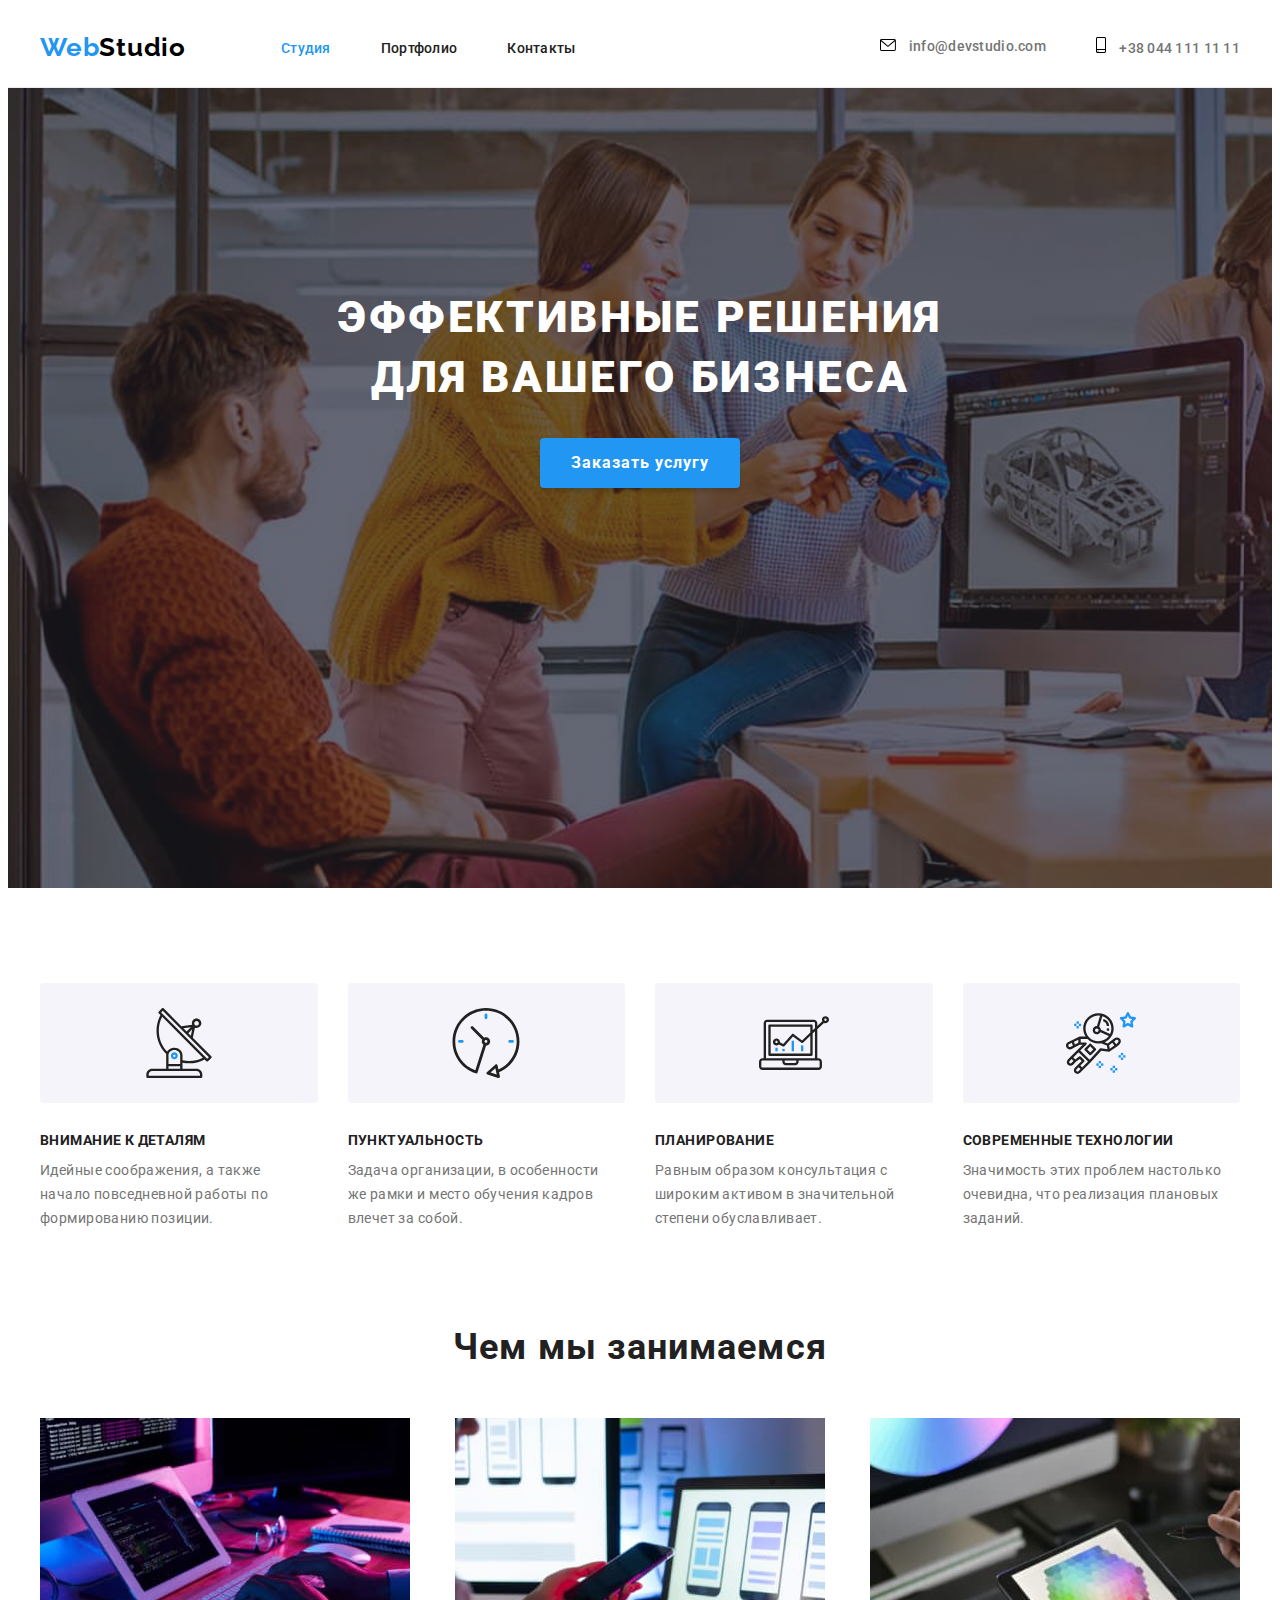
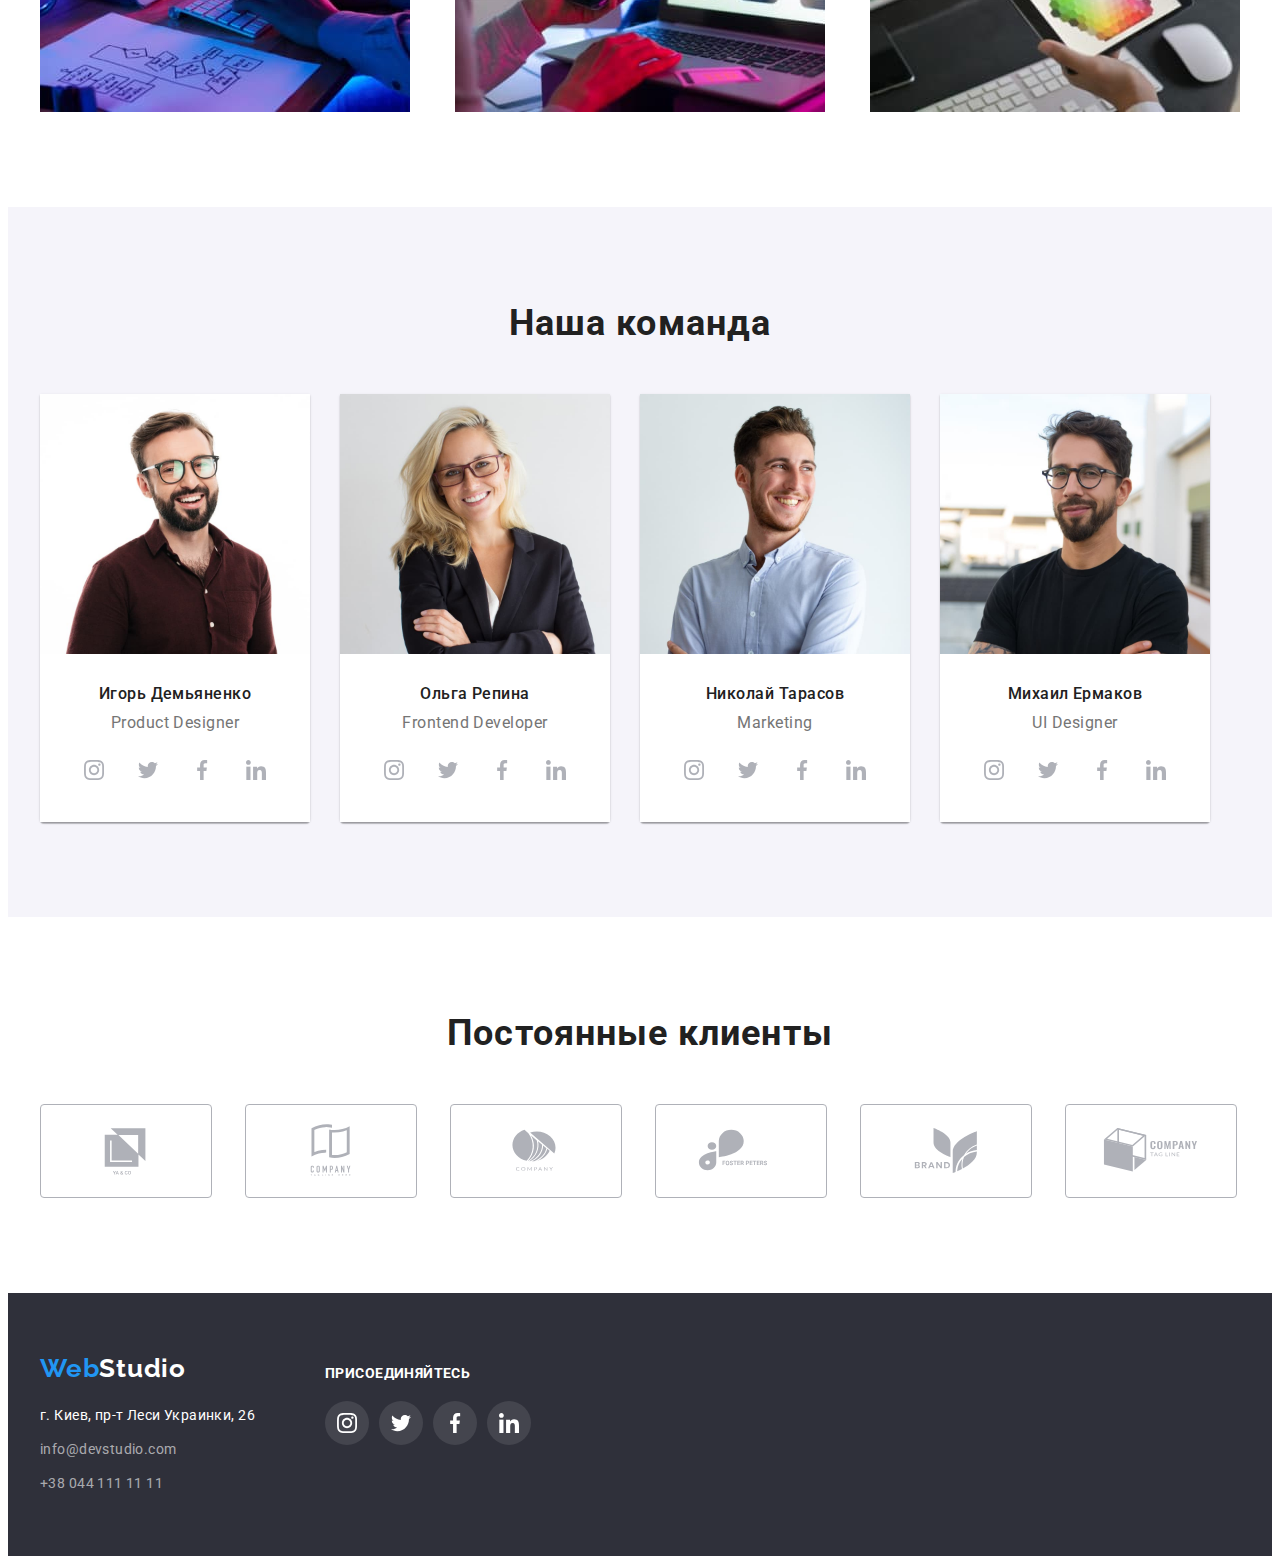
<file: index.html>
<!DOCTYPE html>
<html lang="ru">
<head>
    <meta charset="UTF-8">
    <meta http-equiv="X-UA-Compatible" content="IE=edge">
    <meta name="viewport" content="width=device-width, initial-scale=1.0">
    <link rel="preconnect" href="https://fonts.googleapis.com">
    <link rel="preconnect" href="https://fonts.gstatic.com" crossorigin>
    <link href="https://fonts.googleapis.com/css2?family=Raleway:wght@700&family=Roboto:wght@400;500;700;900&display=swap" rel="stylesheet">
    <link rel="stylesheet" href="https://cdnjs.cloudflare.com/ajax/libs/modern-normalize/1.1.0/modern-normalize.min.css" integrity="sha512-wpPYUAdjBVSE4KJnH1VR1HeZfpl1ub8YT/NKx4PuQ5NmX2tKuGu6U/JRp5y+Y8XG2tV+wKQpNHVUX03MfMFn9Q==" crossorigin="anonymous" referrerpolicy="no-referrer" />
    <link rel="stylesheet" href="./css/style.css">
    <title>My project</title>
</head>
<body class="body">
    <header class="header">
        <div class="container header-container">
            <a class="logo link" href="" lang="en">Web<span class="logo-studio-header">Studio</span></a>
            <nav class="navigation">
              <ul class="nav-list list">
                <li class="nav-list-item">
                  <a class="nav-list-link link active-page" href="./index.html">Студия</a>
                </li>
                <li class="nav-list-item">
                  <a class="nav-list-link link" href="./portfolio.html">Портфолио</a>
                </li>
                <li class="nav-list-item">
                  <a class="nav-list-link link" href="">Контакты</a>
                </li>
              </ul>
            </nav>
          <a class="nav-maill-info link" href="mailto:info@devstudio.com">
                <svg class="mail-svg" width="16" height="12" >
                    <use class="" href="./images/svg/sprite.svg#email" ></use>
                </svg>
            info@devstudio.com</a>
          <a class="nav-tel-info link" href="tel:+380441111111">
                <svg class="tel-svg" width="10" height="16" >
                    <use class="" href="./images/svg/sprite.svg#tel" ></use>
                </svg>
            +38 044 111 11 11</a>
        </div>
    </header>
    <main>
    <section class="hero-section">
        <div class="hero-container container">
            <h1 class="hero-title">Эффективные решения <br> для вашего бизнеса</h1>
            <button class="modal-btn" type="button">Заказать услугу</button>
        </div>
    </section>
    <section class="about-section">
        <div class="container">
            <ul class="about-svg list">
                <li class="about-svg-list">
                    <svg class="about-svg-list-icon" width="70" height="70">
                        <use href="./images/svg/sprite.svg#antenna"></use>
                    </svg>
                </li>
                <li class="about-svg-list">
                    <svg class="about-svg-list-icon" width="70" height="70">
                        <use href="./images/svg/sprite.svg#clock"></use>
                    </svg>
                </li>
                <li class="about-svg-list">
                    <svg class="about-svg-list-icon" width="70" height="70">
                        <use href="./images/svg/sprite.svg#diagram"></use>
                    </svg>
                </li>
                <li class="about-svg-list">
                    <svg class="about-svg-list-icon" width="70" height="70">
                        <use href="./images/svg/sprite.svg#astronaut"></use>
                    </svg>
                </li>
            </ul>
            <ul class="about-container list">
                <li class="about-list">
                    <h3 class="about-title">Внимание к деталям</h3>
                    <p class="about-title-description">Идейные соображения, а также <br> начало повседневной работы по <br>формированию позиции.</p>
                </li>
                <li class="about-list">
                    <h3 class="about-title">Пунктуальность</h3>
                    <p class="about-title-description">Задача организации, в особенности <br>же рамки и место обучения кадров <br>влечет за собой.</p>
                </li>
                <li class="about-list">
                    <h3 class="about-title">Планирование</h3>
                    <p class="about-title-description">Равным образом консультация с <br>широким активом в значительной <br>степени обуславливает.</p>
                </li>
                <li class="about-list">
                    <h3 class="about-title">Современные технологии</h3>
                    <p class="about-title-description">Значимость этих проблем настолько <br>очевидна, что реализация плановых <br>заданий.</p>
                </li>
            </ul>        
        </div>
    </section>
    <section class="services sections">
        <div class="container">
            <h2 class="services-title">Чем мы занимаемся</h2>
            <ul class="list services-list">
                <li> 
                    <img src="images/actions/print.jpg" alt="печатать на клавиатуре" width="370" height="294">
                </li>
                <li>
                    <img src="images/actions/phone.jpg" alt="держать телефон в руке" width="370" height="294">
                </li>
                <li>
                    <img src="images/actions/tablet.jpg" alt="держать планшет" width="370" height="294">
                </li>
            </ul>
        </div>
    </section>
    <section class="team sections">
        <div class="container">
            <h2 class="team-title">Наша команда</h2>
            <ul class="list team-list">
                <li class="team-card">
                    <img src="images/team/igor.jpg" alt="Игорь" width="270" height="260">
                    <div class="team-card-description">
                        <h3 class="team-name">Игорь Демьяненко</h3>
                        <p class="team-profession" lang="en">Product Designer</p>
                        <ul class="list team-card-networks">
                            <li class="team-card-networks-list">
                                <a class="team-card-networks-link link" href="">
                                    <svg class="team-card-networks-svg" width="20" height="20">
                                        <use href="./images/svg/sprite.svg#instagram"></use>
                                    </svg>
                                </a>
                            </li>
                            <li class="team-card-networks-list">
                                <a class="team-card-networks-link link" href="">
                                    <svg class="team-card-networks-svg" width="20" height="20">
                                        <use href="./images/svg/sprite.svg#twitter"></use>
                                    </svg>
                                </a>
                            </li>
                            <li class="team-card-networks-list">
                                <a class="team-card-networks-link link" href="">
                                    <svg class="team-card-networks-svg" width="20" height="20">
                                        <use href="./images/svg/sprite.svg#facebook"></use>
                                    </svg>
                                </a>
                            </li>
                            <li class="team-card-networks-list">
                                <a class="team-card-networks-link link" href="">
                                    <svg class="team-card-networks-svg" width="20" height="20">
                                        <use href="./images/svg/sprite.svg#linkedin"></use>
                                    </svg>
                                </a>

                            </li>
                        </ul>
                    </div>
                </li>
                <li class="team-card">
                    <img src="images/team/olga.jpg" alt="Ольга" width="270" height="260">
                   <div class="team-card-description">
                        <h3 class="team-name">Ольга Репина</h3>
                        <p class="team-profession" lang="en">Frontend Developer</p>
                        <ul class="list team-card-networks">
                            <li class="team-card-networks-list">
                                <a class="team-card-networks-link link" href="">
                                    <svg class="team-card-networks-svg" width="20" height="20">
                                        <use href="./images/svg/sprite.svg#instagram"></use>
                                    </svg>
                                </a>
                            </li>
                            <li class="team-card-networks-list">
                                <a class="team-card-networks-link link" href="">
                                    <svg class="team-card-networks-svg" width="20" height="20">
                                        <use href="./images/svg/sprite.svg#twitter"></use>
                                    </svg>
                                </a>
                            </li>
                            <li class="team-card-networks-list">
                                <a class="team-card-networks-link link" href="">
                                    <svg class="team-card-networks-svg" width="20" height="20">
                                        <use href="./images/svg/sprite.svg#facebook"></use>
                                    </svg>
                                </a>
                            </li>
                            <li class="team-card-networks-list">
                                <a class="team-card-networks-link link" href="">
                                    <svg class="team-card-networks-svg" width="20" height="20">
                                        <use href="./images/svg/sprite.svg#linkedin"></use>
                                    </svg>
                                </a>
                            </li>
                        </ul>
                   </div>
                </li>
                <li class="team-card">
                    <img src="images/team/nikolay.jpg" alt="Николай" width="270" height="260">
                    <div class="team-card-description">
                        <h3 class="team-name">Николай Тарасов</h3>
                        <p class="team-profession" lang="en">Marketing</p>
                        <ul class="list team-card-networks">
                            <li class="team-card-networks-list">
                                <a class="team-card-networks-link link" href="">
                                    <svg class="team-card-networks-svg" width="20" height="20">
                                        <use href="./images/svg/sprite.svg#instagram"></use>
                                    </svg>
                                </a>
                            </li>
                            <li class="team-card-networks-list">
                                <a class="team-card-networks-link link" href="">
                                    <svg class="team-card-networks-svg" width="20" height="20">
                                        <use href="./images/svg/sprite.svg#twitter"></use>
                                    </svg>
                                </a>
                            </li>
                            <li class="team-card-networks-list">
                                <a class="team-card-networks-link link" href="">
                                    <svg class="team-card-networks-svg" width="20" height="20">
                                        <use href="./images/svg/sprite.svg#facebook"></use>
                                    </svg>
                                </a>
                            </li>
                            <li class="team-card-networks-list">
                                <a class="team-card-networks-link link" href="">
                                    <svg class="team-card-networks-svg" width="20" height="20">
                                        <use href="./images/svg/sprite.svg#linkedin"></use>
                                    </svg>
                                </a>
                            </li>
                        </ul>
                    </div>
                </li>
                <li class="team-card">
                    <img src="images/team/mikhail.jpg" alt="Михаил" width="270" height="260">
                   <div class="team-card-description">
                        <h3 class="team-name">Михаил Ермаков</h3>
                        <p class="team-profession" lang="en">UI Designer</p>
                        <ul class="list team-card-networks">
                            <li class="team-card-networks-list">
                                <a class="team-card-networks-link link" href="">
                                    <svg class="team-card-networks-svg" width="20" height="20">
                                        <use href="./images/svg/sprite.svg#instagram"></use>
                                    </svg>
                                </a>
                            </li>
                            <li class="team-card-networks-list">
                                <a class="team-card-networks-link link" href="">
                                    <svg class="team-card-networks-svg" width="20" height="20">
                                        <use href="./images/svg/sprite.svg#twitter"></use>
                                    </svg>
                                </a>
                            </li>
                            <li class="team-card-networks-list">
                                <a class="team-card-networks-link link" href="">
                                    <svg class="team-card-networks-svg" width="20" height="20">
                                        <use href="./images/svg/sprite.svg#facebook"></use>
                                    </svg>
                                </a>
                            </li>
                            <li class="team-card-networks-list">
                                <a class="team-card-networks-link link" href="">
                                    <svg class="team-card-networks-svg" width="20" height="20">
                                        <use href="./images/svg/sprite.svg#linkedin"></use>
                                    </svg>
                                </a>
                            </li>
                        </ul>
                   </div>
                </li>
            </ul>
        </div>
    </section>
    <section class="customers sections">
        <h2 class="team-title">Постоянные клиенты</h2>
        <div class="container">
            <ul class="customers-list list">
                <li class="customers-card">
                    <a class="customers-link link" href="">
                        <svg class="customers-link-svg" width="106" height="60">
                            <use href="./images/svg/sprite.svg#logo1"></use>
                        </svg>
                    </a>
                </li>
                <li class="customers-card">
                    <a class="customers-link link" href="">
                        <svg class="customers-link-svg" width="106" height="60">
                            <use href="./images/svg/sprite.svg#logo2"></use>
                        </svg>
                    </a>
                </li>
                <li class="customers-card">
                    <a class="customers-link link" href="">
                        <svg class="customers-link-svg" width="106" height="60">
                            <use href="./images/svg/sprite.svg#logo3"></use>
                        </svg>
                    </a>
                </li>
                <li class="customers-card">
                    <a class="customers-link link" href="">
                        <svg class="customers-link-svg" width="106" height="60">
                            <use href="./images/svg/sprite.svg#logo4"></use>
                        </svg>
                    </a>
                </li>
                <li class="customers-card">
                    <a class="customers-link link" href="">
                        <svg class="customers-link-svg" width="106" height="60">
                            <use href="./images/svg/sprite.svg#logo5"></use>
                        </svg>
                    </a>
                </li>
                <li class="customers-card">
                    <a class="customers-link link" href="">
                        <svg class="customers-link-svg" width="106" height="60">
                            <use href="./images/svg/sprite.svg#logo6"></use>
                        </svg>
                    </a>
                </li>
            </ul>
        </div>
    </section>
    </main>
    <footer class="footer">
        <div class="footer-container container">
            <div>
                <a class="logo link" href="" lang="en">Web<span class="logo-studio-footer">Studio</span></a>
                <address>
                    <ul class="list">
                        <li class="map-list">
                            <a class="address-map link" href="https://goo.gl/maps/ZxELNricPK3WxZS16" target="_blank">г. Киев, пр-т Леси Украинки, 26</a>
                        </li>
                        <li class="maill-list">
                            <a class="address-maill link" href="mailto:info@devstudio.com">info@devstudio.com</a>
                        </li>
                        <li class="phone-list">
                            <a class="address-phone link" href="tel:+380441111111">+38 044 111 11 11</a>
                        </li>
                    </ul>
                </address>
            </div>
            <div class="footer-join">
                <h3 class="footer-join-title">Присоединяйтесь</h3>
                <ul class="list footer-join-list">
                    <li class="footer-join-list-item">
                        <a class="footer-join-list-link link" href="">
                            <svg class="footer-join-list-svg" width="20" height="20">
                                <use href="./images/svg/sprite.svg#instagram"></use>
                            </svg>
                        </a>
                    </li>
                    <li class="footer-join-list-item">
                        <a class="footer-join-list-link link" href="">
                            <svg class="footer-join-list-svg" width="20" height="20">
                                <use href="./images/svg/sprite.svg#twitter"></use>
                            </svg>
                        </a>
                    </li>
                    <li class="footer-join-list-item">
                        <a class="footer-join-list-link link" href="">
                            <svg class="footer-join-list-svg" width="20" height="20">
                                <use href="./images/svg/sprite.svg#facebook"></use>
                            </svg>
                        </a>
                    </li>
                    <li class="footer-join-list-item">
                        <a class="footer-join-list-link link" href="">
                            <svg class="footer-join-list-svg" width="20" height="20">
                                <use href="./images/svg/sprite.svg#linkedin"></use>
                            </svg>
                        </a>
                    </li>
                </ul>
            </div>
        </div>
    </footer>
</body>
</html>
</file>
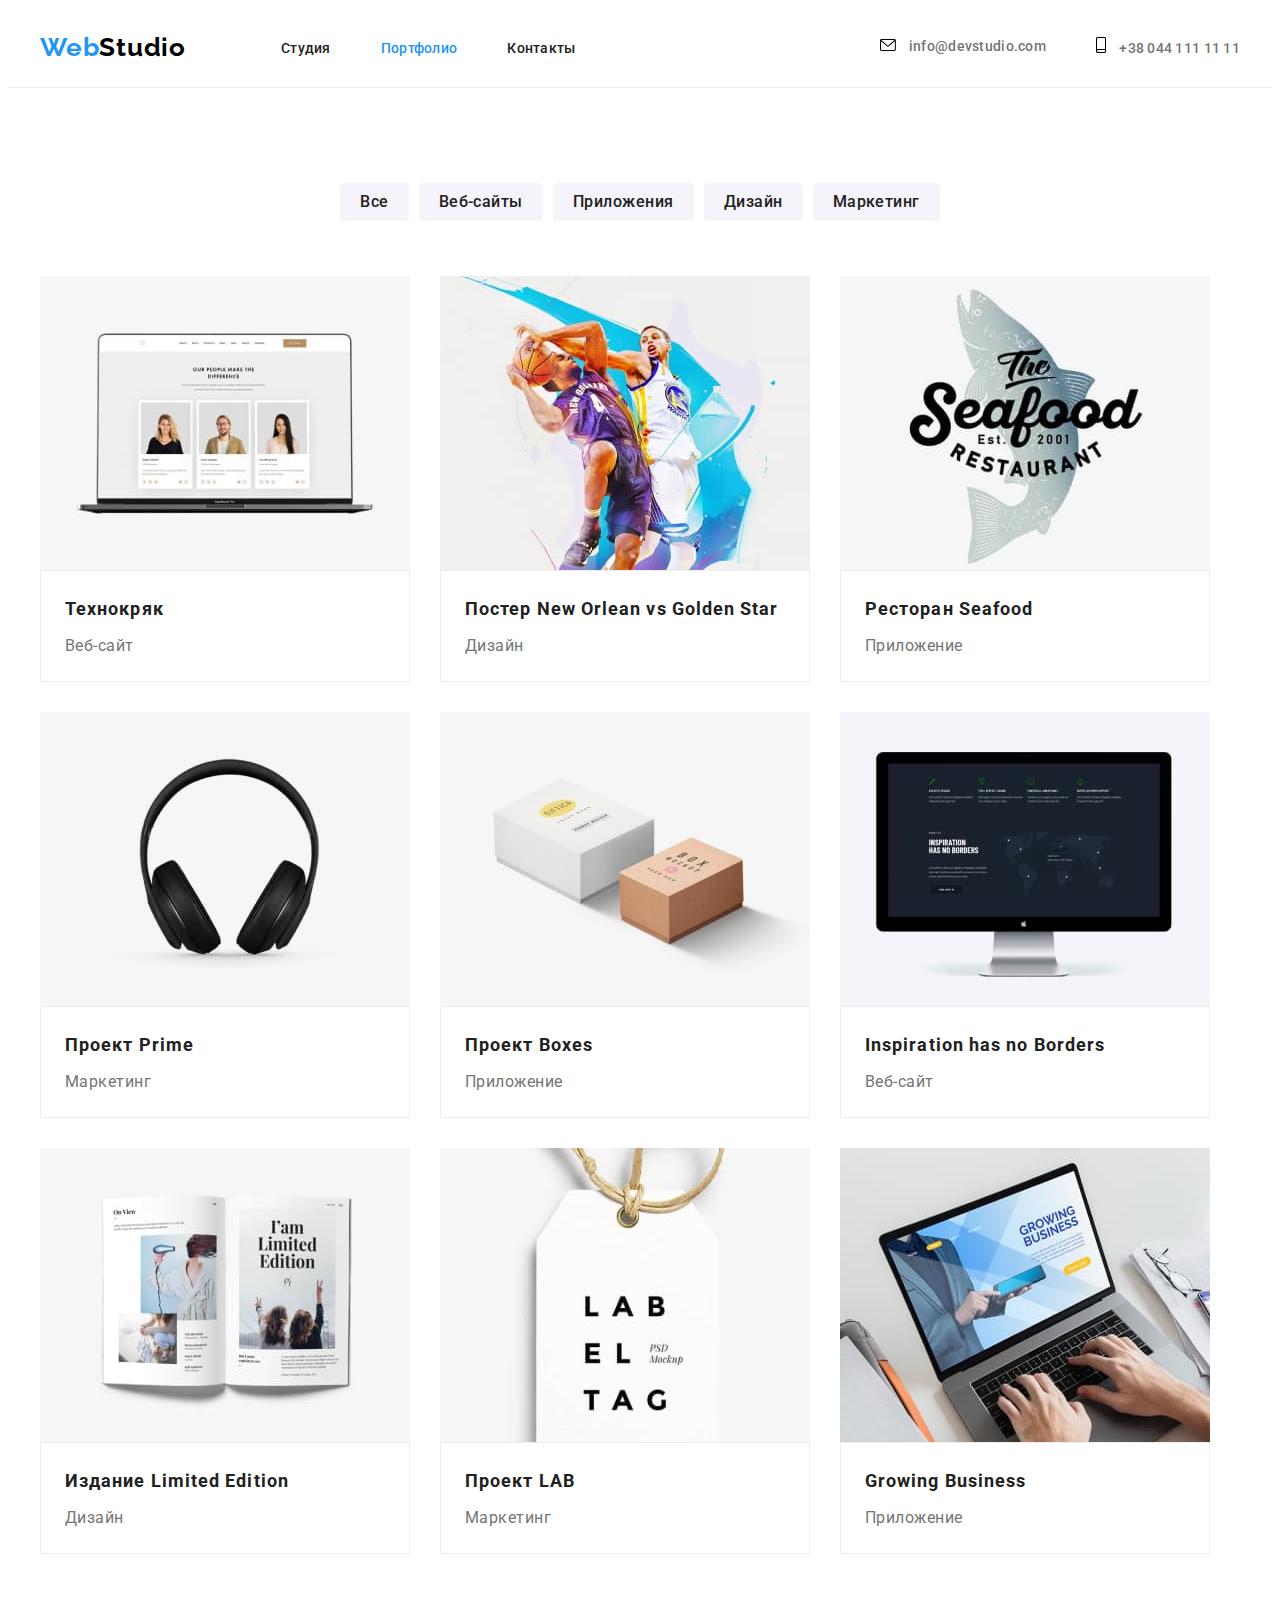
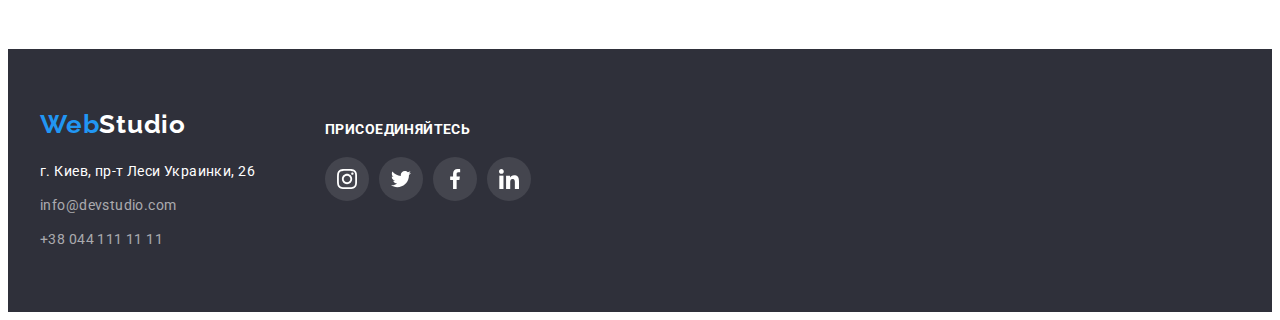
<file: portfolio.html>
<!DOCTYPE html>
<html lang="ru">
<head>
    <meta charset="UTF-8">
    <meta http-equiv="X-UA-Compatible" content="IE=edge">
    <meta name="viewport" content="width=device-width, initial-scale=1.0">
    <link rel="preconnect" href="https://fonts.googleapis.com">
    <link rel="preconnect" href="https://fonts.gstatic.com" crossorigin>
    <link href="https://fonts.googleapis.com/css2?family=Raleway:wght@700&family=Roboto:wght@400;500;700;900&display=swap" rel="stylesheet">
    <link rel="stylesheet" href="https://cdnjs.cloudflare.com/ajax/libs/modern-normalize/1.1.0/modern-normalize.min.css" integrity="sha512-wpPYUAdjBVSE4KJnH1VR1HeZfpl1ub8YT/NKx4PuQ5NmX2tKuGu6U/JRp5y+Y8XG2tV+wKQpNHVUX03MfMFn9Q==" crossorigin="anonymous" referrerpolicy="no-referrer" />
    <link rel="stylesheet" href="css/style.css">
    <title>My project</title>
</head>
<body class="body">
    <header class="header">
      <div class="container header-container">
        <a class="logo link" href="" lang="en">Web<span class="logo-studio-header">Studio</span></a>
        <nav class="navigation">
          <ul class="nav-list list">
            <li class="nav-list-item">
              <a class="nav-list-link link" href="./index.html">Студия</a>
            </li>
            <li class="nav-list-item">
              <a class="nav-list-link link active-page" href="./portfolio.html">Портфолио</a>
            </li>
            <li class="nav-list-item">
              <a class="nav-list-link link" href="">Контакты</a>
            </li>
          </ul>
        </nav>
        <a class="nav-maill-info link" href="mailto:info@devstudio.com">
          <svg class="mail-svg" width="16" height="12" >
              <use class="" href="./images/svg/sprite.svg#email" ></use>
          </svg>
      info@devstudio.com</a>
    <a class="nav-tel-info link" href="tel:+380441111111">
          <svg class="tel-svg" width="10" height="16" >
              <use class="" href="./images/svg/sprite.svg#tel" ></use>
          </svg>
      +38 044 111 11 11</a>
    </div>
    </header>
    <main>
   <section class="sections">
     <div class="container">
      <ul class="list list-portfolio">
        <li class="btn-list-portfolio">
         <button class="portfolio-btn" type="button">Все</button>
        </li>
        <li class="btn-list-portfolio">
         <button class="portfolio-btn" type="button">Веб-сайты</button>
        </li>
        <li class="btn-list-portfolio">
         <button class="portfolio-btn" type="button">Приложения</button>
        </li>
        <li class="btn-list-portfolio">
         <button class="portfolio-btn" type="button">Дизайн</button>
        </li>
        <li class="btn-list-portfolio">
         <button class="portfolio-btn" type="button">Маркетинг</button>
        </li>
      </ul>
     </div>
     <div class="container">
      <ul class="list portfolio">
        <li class="portfolio-group">
          <a class="portfolio-group-link link" href="">
            <img src="./images/portfolio/web.jpg" alt="Веб-сайт" width="370" height="294">
            <div class="portfolio-border">
              <h3 class="portfolio-title">Технокряк</h3>
              <p class="portfolio-description">Веб-сайт</p>
            </div>
          </a>
        </li>
        <li class="portfolio-group">
          <a class="portfolio-group-link link" href="">
            <img src="./images/portfolio/design.jpg" alt="Постер New Orlean vs Golden Star" width="370" height="294">
            <div class="portfolio-border">
                 <h3 class="portfolio-title">Постер <span lang="en">New Orlean vs Golden Star</span> </h3>
                 <p class="portfolio-description">Дизайн</p>
            </div>
          </a>
        </li>
        <li class="portfolio-group">
          <a class="portfolio-group-link link" href="">
            <img src="./images/portfolio/seafood.jpg" alt="Seafood" width="370" height="294">
            <div class="portfolio-border">
                 <h3 class="portfolio-title">Ресторан <span lang="en">Seafood</span> </h3>
                 <p class="portfolio-description">Приложение</p>
            </div>
          </a>
        </li>
        <li class="portfolio-group">
          <a class="portfolio-group-link link" href="">
            <img src="./images/portfolio/prime.jpg" alt="Наушники" width="370" height="294">
            <div class="portfolio-border">
                  <h3 class="portfolio-title">Проект <span lang="en">Prime</span> </h3>
                  <p class="portfolio-description">Маркетинг</p>
            </div>
          </a>
        </li>
        <li class="portfolio-group">
          <a class="portfolio-group-link link" href="">
            <img src="./images/portfolio/boxes.jpg" alt="Коробки" width="370" height="294">
            <div class="portfolio-border">
                 <h3 class="portfolio-title">Проект <span lang="en">Boxes</span> </h3>
                 <p class="portfolio-description">Приложение</p>
            </div>
          </a>
        </li>
        <li class="portfolio-group">
          <a class="portfolio-group-link link" href="">
            <img src="./images/portfolio/inspiration.jpg" alt="Монитор" width="370" height="294">
            <div class="portfolio-border">
              <h3 class="portfolio-title" lang="en">Inspiration has no Borders</h3>
              <p class="portfolio-description">Веб-сайт</p>
            </div>
          </a>
        </li>
        <li class="portfolio-group">
          <a class="portfolio-group-link link" href="">
            <img src="./images/portfolio/limited.jpg" alt="Журнал" width="370" height="294">
            <div class="portfolio-border">
              <h3 class="portfolio-title">Издание <span lang="en">Limited Edition</span> </h3>
              <p class="portfolio-description">Дизайн</p>
            </div>
          </a>
        </li>
        <li class="portfolio-group">
          <a class="portfolio-group-link link" href="">
            <img src="./images/portfolio/lab.jpg" alt="Проект" width="370" height="294">
            <div class="portfolio-border">
              <h3 class="portfolio-title">Проект <span lang="en">LAB</span> </h3>
              <p class="portfolio-description">Маркетинг</p>
            </div>
          </a>
        </li>
        <li class="portfolio-group">
          <a class="portfolio-group-link link" href="">
            <img src="./images/portfolio/business.jpg" alt="Growing Business" width="370" height="294">
            <div class="portfolio-border">
              <h3 class="portfolio-title" lang="en">Growing Business</h3>
              <p class="portfolio-description">Приложение</p>
            </div>
          </a>
        </li>
      </ul>  
     </div>
   </section>
    </main>
    <footer class="footer">
      <div class="footer-container container">
        <div>
            <a class="logo link" href="" lang="en">Web<span class="logo-studio-footer">Studio</span></a>
            <address>
                <ul class="list">
                    <li class="map-list">
                        <a class="address-map link" href="https://goo.gl/maps/ZxELNricPK3WxZS16" target="_blank">г. Киев, пр-т Леси Украинки, 26</a>
                    </li>
                    <li class="maill-list">
                        <a class="address-maill link" href="mailto:info@devstudio.com">info@devstudio.com</a>
                    </li>
                    <li class="phone-list">
                        <a class="address-phone link" href="tel:+380441111111">+38 044 111 11 11</a>
                    </li>
                </ul>
            </address>
        </div>
        <div class="footer-join">
            <h3 class="footer-join-title">Присоединяйтесь</h3>
            <ul class="list footer-join-list">
                <li class="footer-join-list-item">
                    <a class="footer-join-list-link link" href="">
                        <svg class="footer-join-list-svg" width="20" height="20">
                            <use href="./images/svg/sprite.svg#instagram"></use>
                        </svg>
                    </a>
                </li>
                <li class="footer-join-list-item">
                    <a class="footer-join-list-link link" href="">
                        <svg class="footer-join-list-svg" width="20" height="20">
                            <use href="./images/svg/sprite.svg#twitter"></use>
                        </svg>
                    </a>
                </li>
                <li class="footer-join-list-item">
                    <a class="footer-join-list-link link" href="">
                        <svg class="footer-join-list-svg" width="20" height="20">
                            <use href="./images/svg/sprite.svg#facebook"></use>
                        </svg>
                    </a>
                </li>
                <li class="footer-join-list-item">
                    <a class="footer-join-list-link link" href="">
                        <svg class="footer-join-list-svg" width="20" height="20">
                            <use href="./images/svg/sprite.svg#linkedin"></use>
                        </svg>
                    </a>
                </li>
            </ul>
        </div>
    </div> 
  </footer>
</body>
</html>
</file>
<file: css/style.css>
:root {
    --primary-font-family: "Roboto", sans-serif;
    --secondary-font-family:"Raleway", sans-serif;
    --accent-color:#2196F3;
    --hover-focus-btn-color:#188CE8;
    --main-font-color: #212121;
    --secondary-font-color: #757575;
    --main-background-color: #FFFFFF;
    --hero-footer-background-color: #2F303A;
    --team-background-color: #F5F4FA;
    --logo-studio-header-color: #000000;
    }
h1,h2,h3,h4,h5,h6,p {
    margin-top: 0;
    margin-bottom: 0;
    }
ul,
ol {
    margin-top: 0;
    margin-bottom: 0;
    padding-left: 0;
    }
img {
    display: block;
    max-width: 100%;
    height: auto;
    }
.list {
    list-style: none;
    }
.link {
    text-decoration: none;
    }
/* ======START COMPONENT====== */
.container {
    width: 1200px;
    margin-left: auto;
    margin-right: auto;
    padding-left: 15px;
    padding-right: 15px;
    }
.body {
    font-family: var(--primary-font-family);
    background: var(--main-background-color);
    }  
.logo {
    font-family: var(--secondary-font-family);
    font-weight: 700;
    font-size: 26px;
    line-height: 1.19;
    letter-spacing: 0.03em;
    color: var(--accent-color);
    }
.services-title,
.team-title {
    font-weight: 700;
    font-size: 36px;
    line-height: 1.17;
    text-align: center;
    letter-spacing: 0.03em;
    color: var(--main-font-color);
    margin-bottom: 50px;
    }
.sections {
    padding-top: 95px;
    padding-bottom: 95px;
    }
/* ======END COMPONENT====== */
/* ======START HEADER====== */
.header-container {
    display: flex;
    align-items: center;
    }
.nav-list {
    display: flex;
    align-items: center;
    }
.header {
    padding-top: 24px;
    padding-bottom: 24px;
    border-bottom: 1px solid #ECECEC;;
    }
.navigation {
    margin-left: 95px;
    }
.nav-list-item:not(:first-child) {
    margin-left: 50px;
    }
.nav-maill-info {
    margin-left: auto;
    }
.nav-tel-info {
    margin-left: 50px;
    }
.logo-studio-header {
    color: var(--logo-studio-header-color);
    }
.nav-list-link {
    font-weight: 500;
    font-size: 14px;
    line-height: 1.14;
    letter-spacing: 0.02em;
    color: var(--main-font-color);
    }
.nav-list-link:hover,
.nav-list-link:focus {
    color: var(--accent-color);
    }
 .active-page {
    color: var(--accent-color);
    }
.nav-maill-info,
.nav-tel-info {
    font-weight: 500;
    font-size: 14px;
    line-height: 1.14;
    letter-spacing: 0.02em;
    color: var(--secondary-font-color);
    }
.nav-maill-info:hover,
.nav-maill-info:focus,
.nav-tel-info:hover,
.nav-tel-info:focus {
    color: var(--accent-color);
    fill: var(--accent-color);
    }
.mail-svg,
.tel-svg {
    margin-right: 10px;
    }
/* ======END HEADER====== */
/* ======START HERO====== */
.hero-section {
    background-color: var(--hero-footer-background-color);
    background-image: linear-gradient(rgba(47, 48, 58, 0.4), rgba(47, 48, 58, 0.4)), 
    url(../images/bg/bg-hero.jpg);
    background-size: cover;
    height: 600px;
    padding-top: 200px;
    flex-grow: 1;
    }
.hero-container {
    display: flex;
    flex-direction: column;
    align-items: center;
    }
.hero-title {
    font-weight: 900;
    font-size: 44px;
    line-height: 1.36;
    text-align: center;
    letter-spacing: 0.06em;
    text-transform: uppercase;
    color: var(--main-background-color);
    }
.modal-btn {
    min-width: 200px;
    padding: 10px 30px;
    font-family: inherit;
    font-weight: 700;
    font-size: 16px;
    line-height: 1.87;
    letter-spacing: 0.06em;
    background-color: var(--accent-color);
    color: var(--main-background-color);
    cursor: pointer;
    margin-top: 30px;
    border: 1px ;
    border-radius: 4px;
    box-shadow: 0px 4px 4px rgba(0, 0, 0, 0.15);
    }
.modal-btn:hover,
.modal-btn:focus {
    background-color: var(--hover-focus-btn-color);
    }
/* ======END HERO====== */
/* ======START ABOUT====== */
.about-section {
    padding-top: 95px;
    }
.about-svg {
    display: flex;
    align-items: center;
    justify-content: space-between;
    flex-wrap: wrap;
  } 
.about-svg-list {
    display: flex;
    align-items: center;
    justify-content: center;
    height: 120px;
    flex-basis: calc((100% - 90px) / 4);
    background-color: var(--team-background-color);
    border-radius: 4px;
    } 

.about-container {
    display: flex;
    align-items: center;
    justify-content: space-between;
    flex-wrap: wrap;
    margin-top: 30px;
    } 
.about-list {
    flex-basis: calc((100% - 90px) / 4);
    }
.about-title {
    font-weight: 700;
    font-size: 14px;
    line-height: 1.14;
    letter-spacing: 0.03em;
    text-transform: uppercase;
    color: var(--main-font-color);
    }
.about-title-description {
    font-size: 14px;
    line-height: 1.71;
    letter-spacing: 0.03em;
    color: var(--secondary-font-color);
    margin-top: 10px;
    }
.services-list {
    display: flex;
    justify-content: space-between;
    }
/* ======END ABOUT====== */
/* ======START TEAM====== */
.team {
    background: var(--team-background-color);
    }
.team-list {
    display: flex;
    margin-left: -30px;
    }
.team-card {
    margin-left: 30px;
    box-shadow: 0px 1px 3px rgba(0, 0, 0, 0.12),
                0px 1px 1px rgba(0, 0, 0, 0.14), 
                0px 2px 1px rgba(0, 0, 0, 0.2);
    border-radius: 0px 0px 4px 4px;
    }
.team-card-description {
    padding-top: 30px;
    padding-bottom: 30px;
    background-color: var(--main-background-color);
    }
.team-name {
    margin-bottom: 10px;
    font-weight: 500;
    font-size: 16px;
    line-height: 1.19;
    text-align: center;
    letter-spacing: 0.03em;
    color: var(--main-font-color);
    }
.team-profession {
    font-size: 16px;
    line-height: 1.19;
    text-align: center;
    letter-spacing: 0.03em; 
    color: var(--secondary-font-color);
    }
.team-card-networks {
    display: flex;
    justify-content: center;
    align-items: center;
    margin-top: 16px;
    }
.team-card-networks-link {
    display: flex; 
    justify-content: center;
    align-items: center;
    width: 44px;
    height: 44px;
    border-radius: 50%;
    background-color: var(--main-background-color);
    }
.team-card-networks-link {
    fill: #AFB1B8;
    }
.team-card-networks-link:hover,
.team-card-networks-link:focus {
    fill: var(--main-background-color);
    background-color: var(--accent-color);
    }
.team-card-networks-list:not(:first-child) {
    margin-left: 10px;
    }
/* ======END TEAM====== */
/* ======START CUSTOMERS====== */
.customers-list {
    display: flex; 
    justify-content: space-between;
    }
.customers-link {
    display: flex; 
    justify-content: center;
    align-items: center;
    border: 1px solid #AFB1B8;
    width: 170px;
    height: 92px;
    border-radius: 4px;
    }
.customers-link {
    fill: #AFB1B8;
    }
.customers-link:hover,
.customers-link:focus {
    fill: var(--accent-color);
    }
.customers-card {
    flex-basis: calc((100% - 150px) /6);
    }
/* ======END CUSTOMERS====== */
/* ======START FOOTER====== */
.footer {
    padding-top: 60px;
    padding-bottom: 60px;
    background: var(--hero-footer-background-color);
    }
.footer-container {
    display: flex;
}
.footer-join {
    margin-top: 12px;
    margin-left: 70px;
}
.footer-join-title {
    font-family: var(--primary-font-family);
    font-weight: 700;
    font-size: 14px;
    line-height: 1,14;
    letter-spacing: 0.03em;
    text-transform: uppercase;
    color: var(--main-background-color);
    }
.footer-join-list {
    display: flex;
    justify-content: center;
    align-items: center;
    margin-top: 20px;
}
.footer-join-list-link {
    display: flex;
    justify-content: center;
    align-items: center;
    width: 44px;
    height: 44px;
    border-radius: 50%;
    background-color: rgba(255, 255, 255, 0.1);
    }
.footer-join-list-link {
    fill: var(--main-background-color);
    }
.footer-join-list-link:hover,
.footer-join-list-link:focus {
    background-color: var(--accent-color);
    }
.footer-join-list-item:not(:first-child)  {
    margin-left: 10px;
    }
.map-list {
    margin-top: 20px;
    }
.maill-list,
.phone-list {
    margin-top: 10px;
    }
.logo-studio-footer {
    color: var(--main-background-color);
    }
.address-map { 
    font-style: normal;
    font-size: 14px;
    line-height: 1.71;
    letter-spacing: 0.03em;
    color: var(--main-background-color);
    }
.address-maill,
.address-phone {
    font-style: normal;
    font-size: 14px;
    line-height: 1.71;
    letter-spacing: 0.03em;  
    color: rgba(255, 255, 255, 0.6);
    }
/* ======END FOOTER====== */
/* ======START PORTFOLIO====== */
.list-portfolio {
    display: flex;
    align-items: center;
    justify-content: center;
    }
.btn-list-portfolio:not(:last-child) {
    margin-right: 10px;
    }
.portfolio-btn {
    font-family: inherit;
    font-weight: 500;
    font-size: 16px;
    line-height: 1.63;
    text-align: center;
    letter-spacing: 0.03em;
    background-color: var(--team-background-color);
    color: var(--main-font-color);
    cursor: pointer;
    border: 0px solid;
    border-radius: 4px;
    padding: 6px 20px;
    }
.portfolio-btn:hover,
.portfolio-btn:focus {
    color: var(--main-background-color);
    background-color: var(--accent-color);
    box-shadow: 0px 3px 1px rgba(0, 0, 0, 0.1), 
                0px 1px 2px rgba(0, 0, 0, 0.08),
                0px 2px 2px rgba(0, 0, 0, 0.12);
    }
.portfolio {
    display: flex;
    flex-wrap: wrap;
    margin-left: -30px;
    margin-top: 55px;
    }
.portfolio-group {
    margin-left: 30px;
    background: var(--main-background-color);
    }
.portfolio-group:hover,
.portfolio-group:focus {
    box-shadow: 0px 1px 1px rgba(0, 0, 0, 0.12), 
                0px 4px 4px rgba(0, 0, 0, 0.06), 
                1px 4px 6px rgba(0, 0, 0, 0.16);
    }
.portfolio-border {
    padding-top: 20px;
    padding-bottom: 20px;
    padding-left: 24px;
    border: 1px solid #EEEEEE;
    }
.portfolio-group:not(:nth-child(-n+3)) {
    margin-top: 30px;
    }
.portfolio-title {
    font-weight: 700;
    font-size: 18px;
    line-height: 2;
    letter-spacing: 0.06em;
    color: var(--main-font-color);
    }
.portfolio-description {
    padding-top: 4px;
    font-size: 16px;
    line-height: 1.88;
    letter-spacing: 0.03em;
    color: var(--secondary-font-color);
    }
/* ======END PORTFOLIO====== */
</file>
